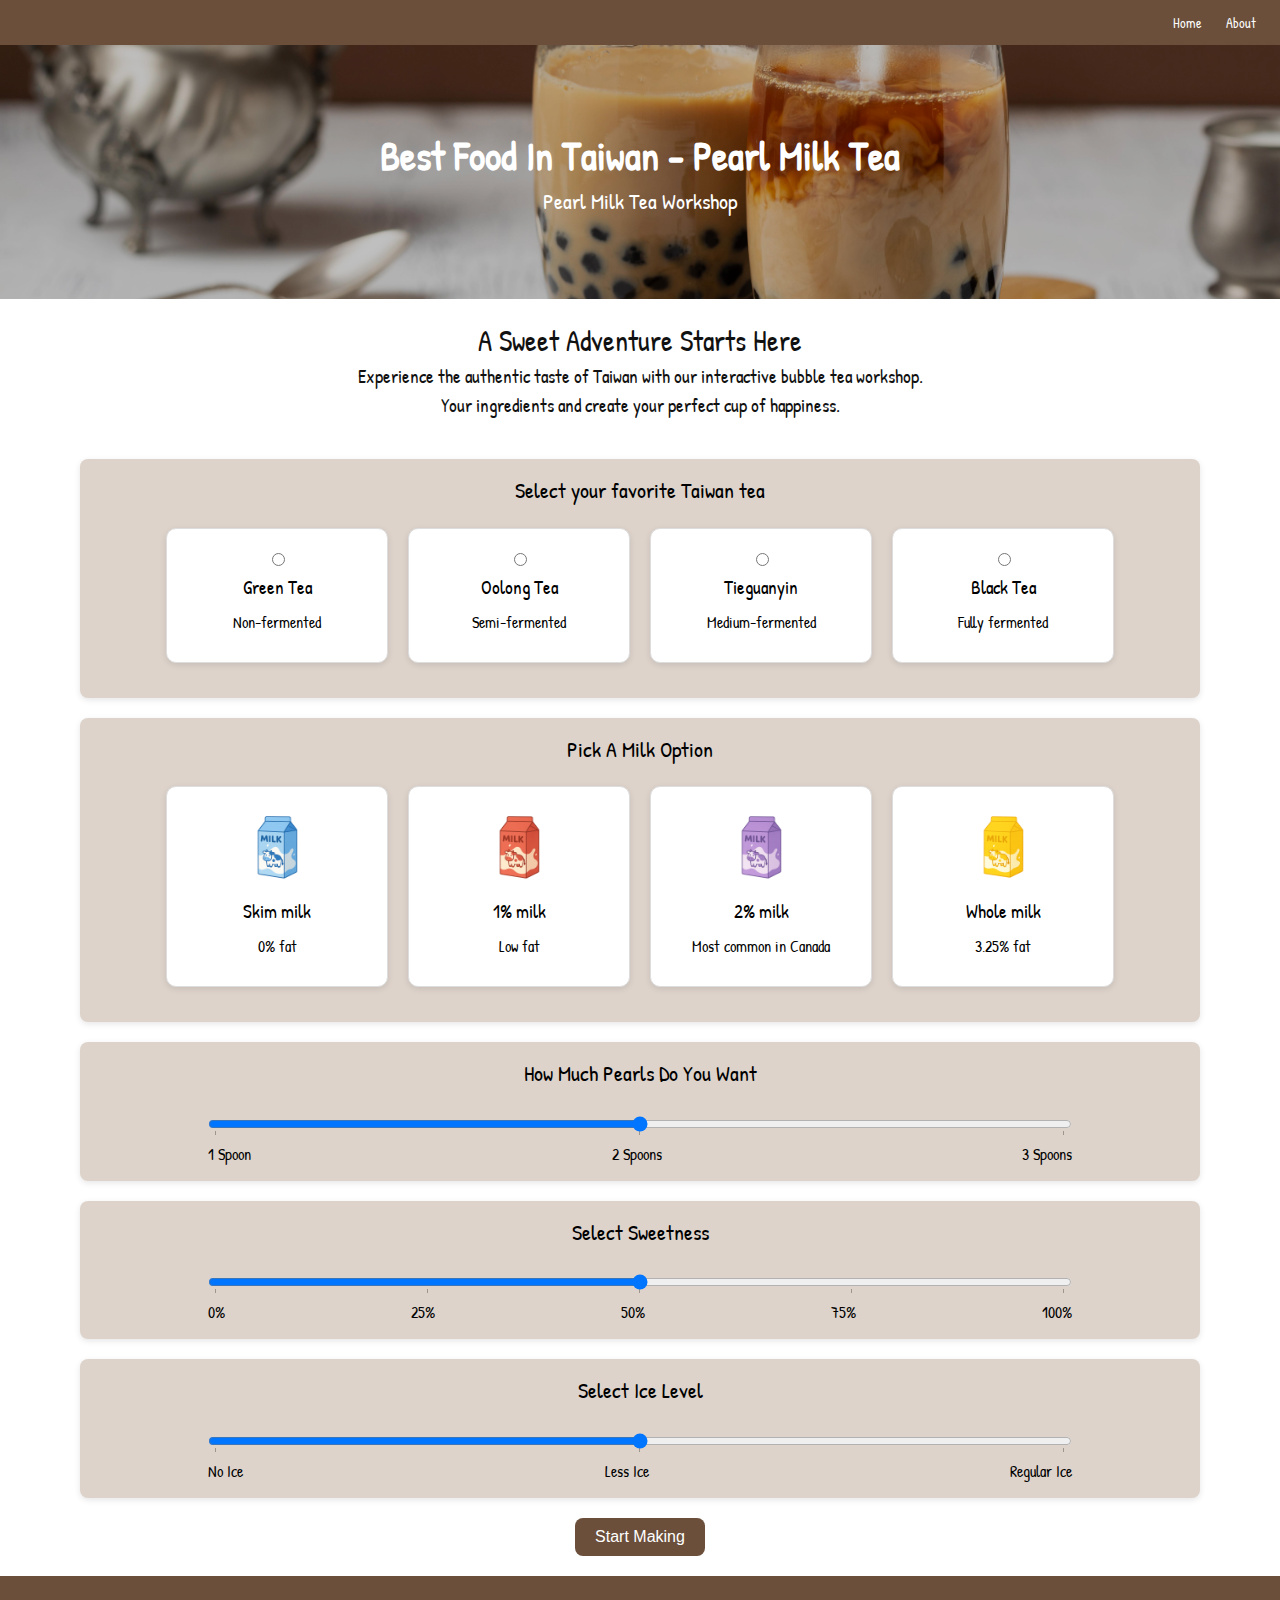
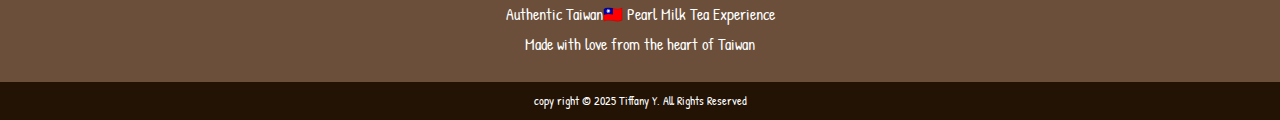
<file: index.html>
<!DOCTYPE html>
<html lang="en">

<head>
    <meta charset="UTF-8">
    <meta name="viewport" content="width=device-width, initial-scale=1.0">
    <title>Best Food In Taiwan</title>
    <link rel="stylesheet" href="rest.css">
    <link rel="stylesheet" href="home_style.css">
    <link href="https://fonts.googleapis.com/css2?family=Patrick+Hand&family=Poppins:wght@400;600&display=swap"
        rel="stylesheet">
</head>




</body>
<!-- header -->
<header class="header">
    <a href="index.html" class="headerlist">Home</a>
    <a href="about.html" class="headerlist">About</a>
</header>



<!--tittle image card -->
<div class="title">
    <h1>Best Food In Taiwan - Pearl Milk Tea</h1>
    <h3>Pearl Milk Tea Workshop</h3>
</div>


<!-- main -->
<div class="subtitle">
    <h2>A Sweet Adventure Starts Here</h2>
    <h4>Experience the authentic taste of Taiwan with our interactive bubble tea workshop.</h4>
    <h4>Your ingredients and create your perfect cup of happiness.</h4>
</div>

<div class="tea-opptions">
    <h3>Select your favorite Taiwan tea</h3>
    <section class="tea-options-card">
        <label class="tea-card">
            <input type="radio" name="tea" value="green">
            <h4>Green Tea </h4>
            <p>Non-fermented</p>
        </label>
        <label class="tea-card">
            <input type="radio" name="tea" value="Oolong">
            <h4>Oolong Tea </h4>
            <p>Semi-fermented</p>
        </label>
        <label class="tea-card">
            <input type="radio" name="tea" value="Tieguanyin">
            <h4>Tieguanyin </h4>
            <p>Medium-fermented</p>
        </label>
        <label class="tea-card">
            <input type="radio" name="tea" value="black">
            <h4>Black Tea </h4>
            <p>Fully fermented</p>
        </label>
    </section>
</div>

<div class="milk-opptions">
    <h3>Pick A Milk Option</h3>
    <section class="milk-options-card">
        <label class="milk-card">
            <input type="radio" name="milk" value="skim">
            <img src="images/milk blue.png" alt="Skim milk">
            <h4>Skim milk </h4>
            <p>0% fat</p>
        </label>
        <label class="milk-card">
            <input type="radio" name="milk" value="1%">
            <img src="images/milk red.png" alt="1% milk">
            <h4>1% milk</h4>
            <p>Low fat</p>
        </label>

        <label class="milk-card">
            <input type="radio" name="milk" value="2%">
            <img src="images/milk purple.png" alt="2% milk">
            <h4>2% milk</h4>
            <p>Most common in Canada</p>
        </label>

        <label class="milk-card">
            <input type="radio" name="milk" value="whole">
            <img src="images/milk yellow.png" alt="Whole milk">
            <h4>Whole milk</h4>
            <p>3.25% fat</p>
        </label>
    </section>
</div>

<div class="peral-opptions">
    <h3>How Much Pearls Do You Want</h3>
    <input type="range" id="peral" name="peral" min="0" max="100" step="50" list="peral-ticks">
    <datalist id="peral-ticks">
        <option value="0" label="0%"></option>
        <option value="50" label="50%"></option>
        <option value="100" label="100%"></option>
    </datalist>
    <div class="peral-labels">
        <span>1 Spoon</span>
        <span>2 Spoons</span>
        <span>3 Spoons</span>
    </div>
</div>

<div class="suger-opptions">
    <h3>Select Sweetness</h3>
    <input type="range" id="sugar" name="sugar" min="0" max="100" step="25" list="sugar-ticks">
    <datalist id="sugar-ticks">
        <option value="0" label="0%"></option>
        <option value="25" label="25%"></option>
        <option value="50" label="50%"></option>
        <option value="75" label="75%"></option>
        <option value="100" label="100%"></option>
    </datalist>
    <div class="sugar-labels">
        <span>0%</span>
        <span>25%</span>
        <span>50%</span>
        <span>75%</span>
        <span>100%</span>
    </div>
</div>

<div class="ice-opptions">
    <h3>Select Ice Level</h3>
    <input type="range" id="ice" name="ice" min="0" max="100" step="50" list="ice-ticks">
    <datalist id="ice-ticks">
        <option value="0" label="0%"></option>
        <option value="50" label="50%"></option>
        <option value="100" label="100%"></option>
    </datalist>
    <div class="ice-labels">
        <span>No Ice</span>
        <span>Less Ice</span>
        <span>Regular Ice</span>
    </div>
</div>


<div class="button-set">
<button class="start-button" >Start Making</button>
</div>

<!-- footer -->
<footer class="footer">
    <div>
        <p>Authentic Taiwan🇹🇼 Pearl Milk Tea Experience</p>
        <p>Made with love from the heart of Taiwan</p>
    </div>
</footer>

<copyright class="copyright">
    <p style="font-size: 12px;">copy right © 2025 Tiffany Y. All Rights Reserved</p>
</copyright>

</body>

</html>
</file>
<file: home_style.css>
body {
  background-color: #ffffff;
  line-height: 1.5;
}

/* font */
h1, h2, h3, h4, p, span {
  font-family: "Patrick Hand", "Comic Neue", "Noto Sans TC", cursive;
}

h1 {
  font-size: 2.5rem; /* 約 40px */
  font-weight: bold;
}

h2 {
  font-size: 1.8rem; /* 約 28px */
  font-weight: normal;
}

h3 {
  font-size: 1.4rem; /* 約 22px */
  font-weight: normal;
}

h4 {
  font-size: 1.2rem; /* 約 18–19px */
  font-weight: normal;
}

p {
  font-size: 1rem;   /* 16px，最適合閱讀 */
  margin: 0.5em 0;
}



/* header */
.header{
  background-color: #6b4f3a;
  color: #ffffff;
  text-decoration: none;
  font-family: "Patrick Hand", "Comic Neue", "Noto Sans TC", cursive;


  font-size: 14px;
  padding: 12px 24px;
  position: relative; 
  display: flex;
  justify-content: right;
  gap: 24px; 
}

.headerlist{
  text-decoration: none;
  color: #ffffff;
  font-size: 14px;
  
}



/* image with tittle */
.title{
  position: relative;                 /* 讓偽元素可以絕對定位 */
  text-align: center; 
  word-wrap: break-word;

  background-image: url("images/pic\ 004.jpg");
  background-size: cover;     
  background-position: center; 
  color: rgb(255, 255, 255);
  text-align: center;          
  padding: 80px 20px;  
  overflow: hidden;             /* 確保偽元素不會跑出去 */        
}
.title::after {
  content: "";
  position: absolute;
  inset: 0;                      /* 等同 top/right/bottom/left: 0 */
  background: rgba(0, 0, 0, 0.25); /* 黑色 25% 透明度 */
  z-index: 0;                    /* 在文字底下 */
}

.title > *{
  position:relative;
  z-index:1;
}

/* subtitle */
.subtitle {
  position: relative;
  display: flex;
  flex-direction: column; /* 改成直向排列 */
  align-items: center;    /* 水平置中 */
  justify-content: center;/* 垂直置中 */
  text-align: center;     /* 文字本身置中 */
  background-color: #ffffff;
  padding: 20px; 
  margin: 0 auto;         /* 讓區塊本身在畫面置中 */
  color: rgb(17, 17, 17);
}

/* tea options */
.tea-opptions{
  background-color: #DDD3CB;
  text-align: center;          /* 讓標題和內容置中 */
  padding: 15px 20px;         /* 內距 */
  border-radius: 8px;         /* 圓角 */
  margin: 20px 80px;             /* 區塊外面間距 */
  box-shadow: 0 2px 6px rgba(0,0,0,0.1);
}

.tea-options-card {
  display: flex;              /* 橫向排列 */
  justify-content: center;    /* 水平置中 */
  gap: 20px;                  /* 卡片間距 */
  margin: 20px auto;
  flex-wrap: wrap;            /* 小螢幕時自動換行 */
}

.tea-card {
  background-color: #ffffff;  /* 白色背景 */
  border: 1px solid #ddd;     /* 灰邊框 */
  border-radius: 10px;
  padding: 20px;
  text-align: center;
  width: 180px;               /* 固定寬度 */
  box-shadow: 0 2px 6px rgba(0,0,0,0.1);
}

.tea-card:has(input:checked) {
  border-color: #6b4f3a;
  background-color: #f8f5f1;
  box-shadow: 0 4px 10px rgba(107,79,58,0.3);
}


/* milk options */
.milk-opptions{
  background-color: #DDD3CB;
  text-align: center;          /* 讓標題和內容置中 */
  padding: 15px 20px;         /* 內距 */
  border-radius: 8px;         /* 圓角 */
  margin: 20px 80px;             /* 區塊外面間距 */
  box-shadow: 0 2px 6px rgba(0,0,0,0.1);
}


.milk-options-card{
  display: flex;
  justify-content: center;  /* 水平置中 */
  gap: 20px;                /* 卡片間距 */
  margin: 20px auto;
  flex-wrap: wrap;          /* 讓卡片自動換行 */
}

.milk-card {
  background-color: #ffffff;
  border: 1px solid #ddd;
  border-radius: 10px;
  padding: 20px;
  text-align: center;
  width: 180px;
  box-shadow: 0 2px 6px rgba(0,0,0,0.1);
  cursor: pointer;
  transition: all 0.3s ease;
  display: flex;
  flex-direction: column;
  align-items: center;
}

.milk-card img {
  width: 80px;
  height: 80px;
  object-fit: contain;
  margin-bottom: 10px;
}

.milk-card input {
  display: none;   /* 隱藏原本的 radio */
}

/* 點選後整個卡片高亮 */
.milk-card:has(input:checked) {
  border-color: #6b4f3a;
  background-color: #f8f5f1;
  box-shadow: 0 4px 10px rgba(107,79,58,0.3);
}

/* peral options */
.peral-opptions{
  background-color: #DDD3CB;
  text-align: center;          /* 讓標題和內容置中 */
  padding: 15px 20px;         /* 內距 */
  border-radius: 8px;         /* 圓角 */
  margin: 20px 80px;             /* 區塊外面間距 */
  box-shadow: 0 2px 6px rgba(0,0,0,0.1);
}

.peral-opptions h3 {
  margin-bottom: 20px;
}

input[type="range"] {
  width: 80%;
  cursor: pointer;
}

.peral-labels {
  width: 80%;
  margin: 0 auto;
  display: flex;                  /* 水平排列 */
  justify-content: space-between; /* 平均分散 */
}


/* suger options */
.suger-opptions{
  background-color: #DDD3CB;
  text-align: center;          /* 讓標題和內容置中 */
  padding: 15px 20px;         /* 內距 */
  border-radius: 8px;         /* 圓角 */
  margin: 20px 80px;             /* 區塊外面間距 */
  box-shadow: 0 2px 6px rgba(0,0,0,0.1);
}

.suger-opptions h3 {
  margin-bottom: 20px;
}

input[type="range"] {
  width: 80%;
  cursor: pointer;
}

.sugar-labels {
  width: 80%;
  margin: 0 auto;
  display: flex;                  /* 水平排列 */
  justify-content: space-between; /* 平均分散 */
}


/* ice options */
.ice-opptions{
  background-color: #DDD3CB;
  text-align: center;          /* 讓標題和內容置中 */
  padding: 15px 20px;         /* 內距 */
  border-radius: 8px;         /* 圓角 */
  margin: 20px 80px;             /* 區塊外面間距 */
  box-shadow: 0 2px 6px rgba(0,0,0,0.1);
}

.ice-opptions h3 {
  margin-bottom: 20px;
}

input[type="range"] {
  width: 80%;
  cursor: pointer;
}

.ice-labels {
  width: 80%;
  margin: 0 auto;
  display: flex;                  /* 水平排列 */
  justify-content: space-between; /* 平均分散 */
}


/*button*/

.button-set{
  justify-content: center;  /* 水平置中 */
  align-items: center;      /* 垂直置中 */
  display: flex;
  margin: 20px 80px;             /* 區塊外面間距 */
}


.start-button {
  background-color: #6b4f3a; /* 咖啡色 */
  color: #fff;              /* 白色文字 */
  border: none;             /* 移除預設邊框 */
  border-radius: 8px;       /* 圓角 */
  padding: 10px 20px;       /* 內距 */
  font-size: 16px;          /* 字體大小 */
  cursor: pointer;          /* 滑鼠移上去變手指 */
}
.start-button:hover {
  background-color: #5a4031; /* hover 時稍微深一點 */
}

/* footer */
.footer {
  background-color: #6b4f3a; /* 咖啡色 */
  color: #fff;               /* 白字 */
  text-align: center;
  padding: 20px 15px;
  
}

.footer p {
  margin: 6px 0;
}


.copyright{
  background-color: #221304;
  color: #ffffff;
  text-align: center;
  padding: 4px 8px;

  display: block;   /* 預設是 block，但強制一下比較保險 */
}
</file>
<file: rest.css>
/* http://meyerweb.com/eric/tools/css/reset/ 
   v2.0 | 20110126
   License: none (public domain)
*/

html, body, div, span, applet, object, iframe,
h1, h2, h3, h4, h5, h6, p, blockquote, pre,
a, abbr, acronym, address, big, cite, code,
del, dfn, em, img, ins, kbd, q, s, samp,
small, strike, strong, sub, sup, tt, var,
b, u, i, center,
dl, dt, dd, ol, ul, li,
fieldset, form, label, legend,
table, caption, tbody, tfoot, thead, tr, th, td,
article, aside, canvas, details, embed, 
figure, figcaption, footer, header, hgroup, 
menu, nav, output, ruby, section, summary,
time, mark, audio, video {
	margin: 0;
	padding: 0;
	border: 0;
	font-size: 100%;
	font: inherit;
	vertical-align: baseline;
}
/* HTML5 display-role reset for older browsers */
article, aside, details, figcaption, figure, 
footer, header, hgroup, menu, nav, section {
	display: block;
}
body {
	line-height: 1;
}
ol, ul {
	list-style: none;
}
blockquote, q {
	quotes: none;
}
blockquote:before, blockquote:after,
q:before, q:after {
	content: '';
	content: none;
}
table {
	border-collapse: collapse;
	border-spacing: 0;
}
</file>
